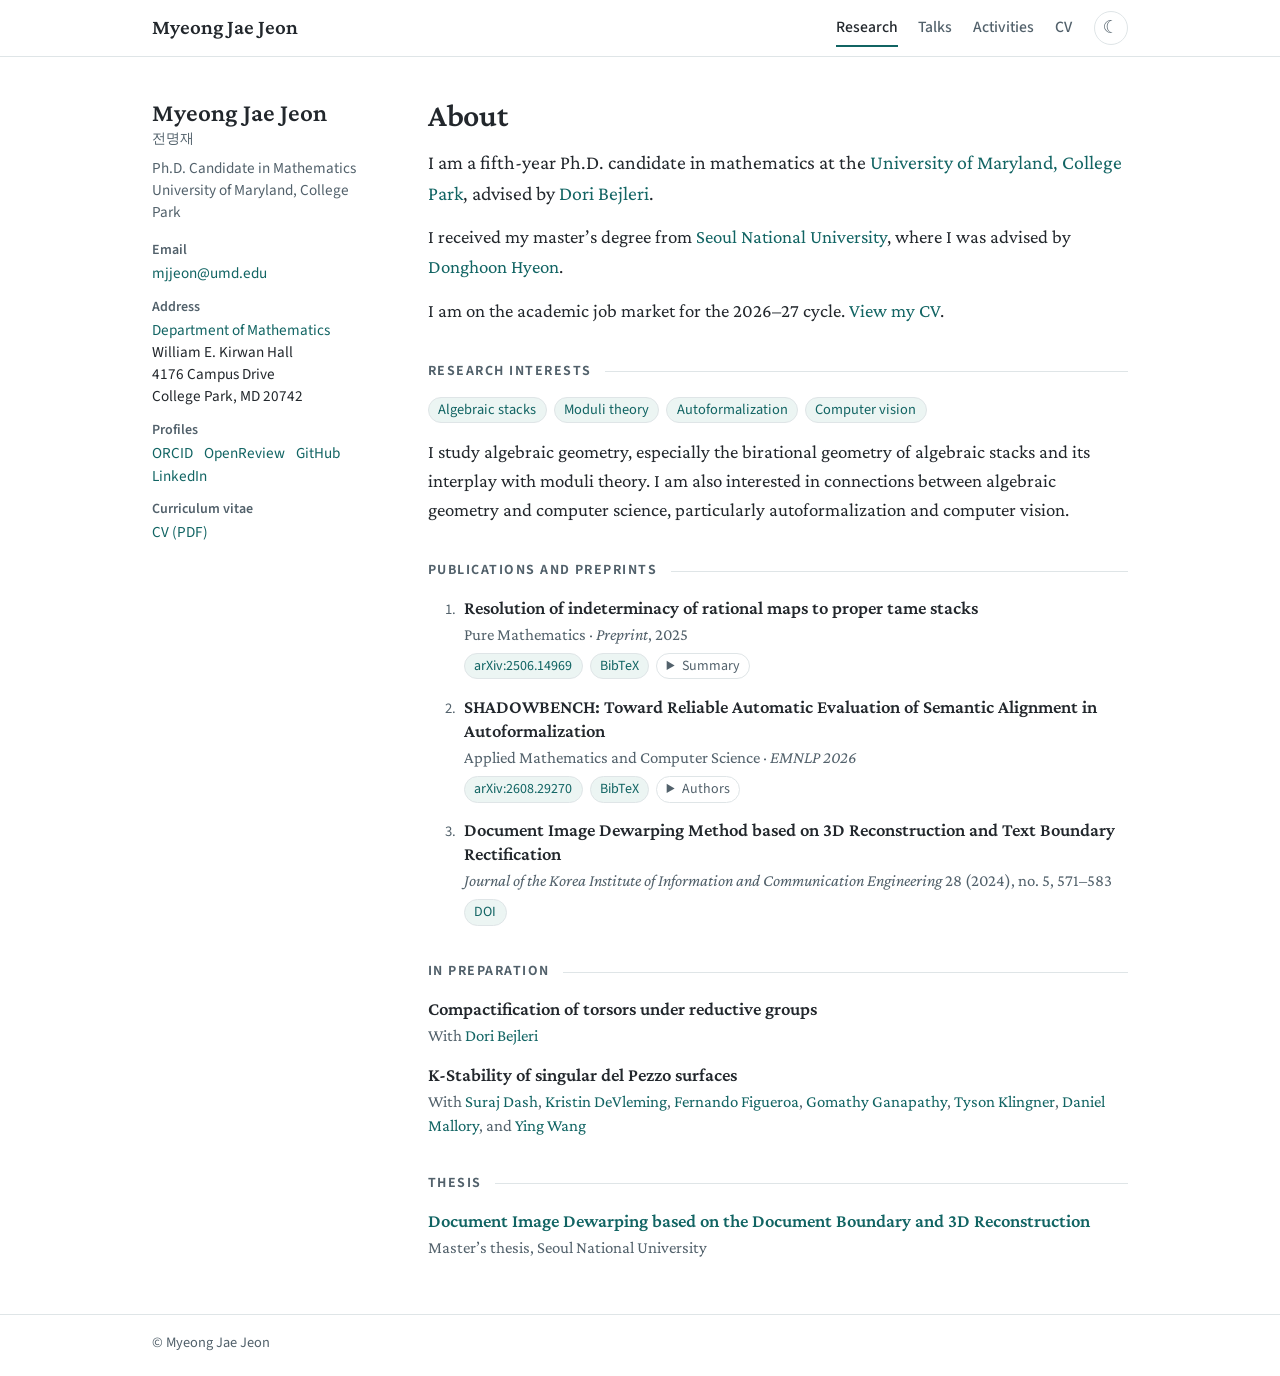
<file: index.html>
<!doctype html>
<html lang="en">
<head>
  <meta charset="utf-8">
  <meta name="viewport" content="width=device-width, initial-scale=1">
  <meta name="description" content="Myeong Jae Jeon is a Ph.D. candidate in mathematics at the University of Maryland, working in algebraic geometry and moduli theory.">
  <title>Myeong Jae Jeon</title>
  <link rel="canonical" href="https://myeongjae-jeon.github.io/">
  <script src="theme.js"></script>
  <link rel="preconnect" href="https://fonts.googleapis.com">
  <link rel="preconnect" href="https://fonts.gstatic.com" crossorigin>
  <link href="https://fonts.googleapis.com/css2?family=Crimson+Pro:ital,wght@0,400;0,600;1,400&amp;family=Source+Sans+3:wght@400;500;600;650&amp;display=swap" rel="stylesheet">
  <link rel="stylesheet" href="style.css">
</head>
<body>
  <a class="skip-link" href="#content">Skip to content</a>
  <header class="site-header">
    <div class="wrap">
      <a class="brand" href="index.html">Myeong Jae Jeon</a>
      <nav aria-label="Main navigation">
        <ul class="nav-list">
          <li><a href="index.html" aria-current="page">Research</a></li>
          <li><a href="talks.html">Talks</a></li>
          <li><a href="activities.html">Activities</a></li>
          <li><a href="cv.pdf">CV</a></li>
        </ul>
      </nav>
      <button class="theme-toggle" type="button" aria-label="Dark mode" aria-pressed="false" title="Toggle dark mode" hidden>
        <span class="theme-moon" aria-hidden="true">☾</span>
        <span class="theme-sun" aria-hidden="true">☀︎</span>
      </button>
    </div>
  </header>

  <div class="wrap layout">
    <aside class="profile" aria-label="Profile and contact">
      <p class="profile-name">Myeong Jae Jeon</p>
      <p class="native-name" lang="ko">전명재</p>
      <p class="profile-role">Ph.D. Candidate in Mathematics<br>University of Maryland, College Park</p>

      <dl class="contact-details">
        <div>
          <dt>Email</dt>
          <dd><a href="mailto:mjjeon@umd.edu">mjjeon@umd.edu</a></dd>
        </div>
        <div class="contact-address">
          <dt>Address</dt>
          <dd>
            <address>
              <a href="https://www-math.umd.edu/">Department of Mathematics</a><br>
              William E. Kirwan Hall<br>
              4176 Campus Drive<br>
              College Park, MD 20742
            </address>
          </dd>
        </div>
        <div>
          <dt>Profiles</dt>
          <dd class="profile-links">
            <a href="https://orcid.org/0009-0002-7935-8920">ORCID</a>
            <a href="https://openreview.net/profile?id=%7EMyeong_Jae_Jeon1">OpenReview</a>
            <a href="https://github.com/MyeongJae-Jeon">GitHub</a>
            <a href="https://www.linkedin.com/in/myeong-jae-jeon-14aa62318">LinkedIn</a>
          </dd>
        </div>
        <div>
          <dt>Curriculum vitae</dt>
          <dd><a href="cv.pdf">CV (PDF)</a></dd>
        </div>
      </dl>
    </aside>

    <main id="content" tabindex="-1">
      <header>
        <h1>About</h1>
        <p class="lede">I am a fifth-year Ph.D. candidate in mathematics at the <a href="https://www-math.umd.edu/">University of Maryland, College Park</a>, advised by <a href="https://math.umd.edu/~dbejleri/">Dori Bejleri</a>.</p>
        <p>I received my master’s degree from <a href="https://www.math.snu.ac.kr/">Seoul National University</a>, where I was advised by <a href="https://www.math.snu.ac.kr/~hyeon/">Donghoon Hyeon</a>.</p>
        <p class="market">I am on the academic job market for the 2026–27 cycle. <a href="cv.pdf">View my CV</a>.</p>
      </header>

      <section aria-labelledby="research">
        <h2 id="research">Research interests</h2>
        <ul class="research-topics" aria-label="Research areas">
          <li>Algebraic stacks</li>
          <li>Moduli theory</li>
          <li>Autoformalization</li>
          <li>Computer vision</li>
        </ul>
        <p>I study algebraic geometry, especially the birational geometry of algebraic stacks and its interplay with moduli theory. I am also interested in connections between algebraic geometry and computer science, particularly autoformalization and computer vision.</p>
      </section>

      <section aria-labelledby="papers">
        <h2 id="papers">Publications and preprints</h2>

        <ol class="entries publications">
          <li class="entry">
            <h3 class="entry-title">Resolution of indeterminacy of rational maps to proper tame stacks</h3>
            <p class="meta">Pure Mathematics · <em>Preprint</em>, 2025</p>
            <div class="entry-actions">
              <a href="https://arxiv.org/abs/2506.14969">arXiv:2506.14969</a>
              <a href="https://arxiv.org/bibtex/2506.14969">BibTeX</a>
              <details>
                <summary>Summary</summary>
                <p>We resolve the indeterminacy of rational maps from regular surfaces to tame stacks over excellent bases. In characteristic zero, we treat regular source schemes of arbitrary dimension and prove a purity lemma for tame stacks.</p>
              </details>
            </div>
          </li>
          <li class="entry">
            <h3 class="entry-title">SHADOWBENCH: Toward Reliable Automatic Evaluation of Semantic Alignment in Autoformalization</h3>
            <p class="meta">Applied Mathematics and Computer Science · <em>EMNLP 2026</em></p>
            <div class="entry-actions">
              <a href="https://arxiv.org/abs/2608.29270">arXiv:2608.29270</a>
              <a href="https://arxiv.org/bibtex/2608.29270">BibTeX</a>
              <details>
                <summary>Authors</summary>
                <p><a href="https://www.linkedin.com/in/hojae-han">Hojae Han</a>, <a href="https://artemisdicotiar.github.io/">Jongyoon Kim</a>, <a href="https://github.com/Sanghyeok0">Sanghyeok Park</a>, Dongwook Cheon, <a href="https://yechanp.github.io/site/">Yeachan Park</a>, Myeong Jae Jeon, Sunjong Choe, <a href="https://soonhokong.github.io/">Soonho Kong</a>, Wonseok Hur, <a href="https://seungwonh.github.io/">Seung-won Hwang</a>, and <a href="https://www.math.snu.ac.kr/~hyeon/">Donghoon Hyeon</a>.</p>
              </details>
            </div>
          </li>
          <li class="entry">
            <h3 class="entry-title">Document Image Dewarping Method based on 3D Reconstruction and Text Boundary Rectification</h3>
            <p class="meta"><em>Journal of the Korea Institute of Information and Communication Engineering</em> 28 (2024), no. 5, 571–583</p>
            <div class="entry-actions">
              <a href="https://doi.org/10.6109/jkiice.2024.28.5.571">DOI</a>
            </div>
          </li>
        </ol>
      </section>

      <section aria-labelledby="in-preparation">
        <h2 id="in-preparation">In preparation</h2>
        <ul class="entries">
          <li class="entry">
            <h3 class="entry-title">Compactification of torsors under reductive groups</h3>
            <p class="meta">With <a href="https://math.umd.edu/~dbejleri/">Dori Bejleri</a></p>
          </li>
          <li class="entry">
            <h3 class="entry-title">K-Stability of singular del Pezzo surfaces</h3>
            <p class="meta">With <a href="https://surajdash-math.github.io/">Suraj Dash</a>, <a href="https://sites.google.com/ucsd.edu/kedevleming/home">Kristin DeVleming</a>, <a href="https://sites.google.com/view/fernandofigueroa">Fernando Figueroa</a>, <a href="https://sites.google.com/bc.edu/gomathy">Gomathy Ganapathy</a>, <a href="https://tysonklingner.github.io/">Tyson Klingner</a>, <a href="https://sites.google.com/view/danielmallory/">Daniel Mallory</a>, and <a href="https://ywangx.github.io/home/">Ying Wang</a></p>
          </li>
        </ul>
      </section>

      <section aria-labelledby="thesis">
        <h2 id="thesis">Thesis</h2>
        <ul class="entries">
          <li class="entry">
            <h3 class="entry-title"><a href="https://s-space.snu.ac.kr/handle/10371/188571">Document Image Dewarping based on the Document Boundary and 3D Reconstruction</a></h3>
            <p class="meta">Master’s thesis, Seoul National University</p>
          </li>
        </ul>
      </section>
    </main>
  </div>

  <footer class="site-footer">
    <div class="wrap">© Myeong Jae Jeon</div>
  </footer>
</body>
</html>
</file>
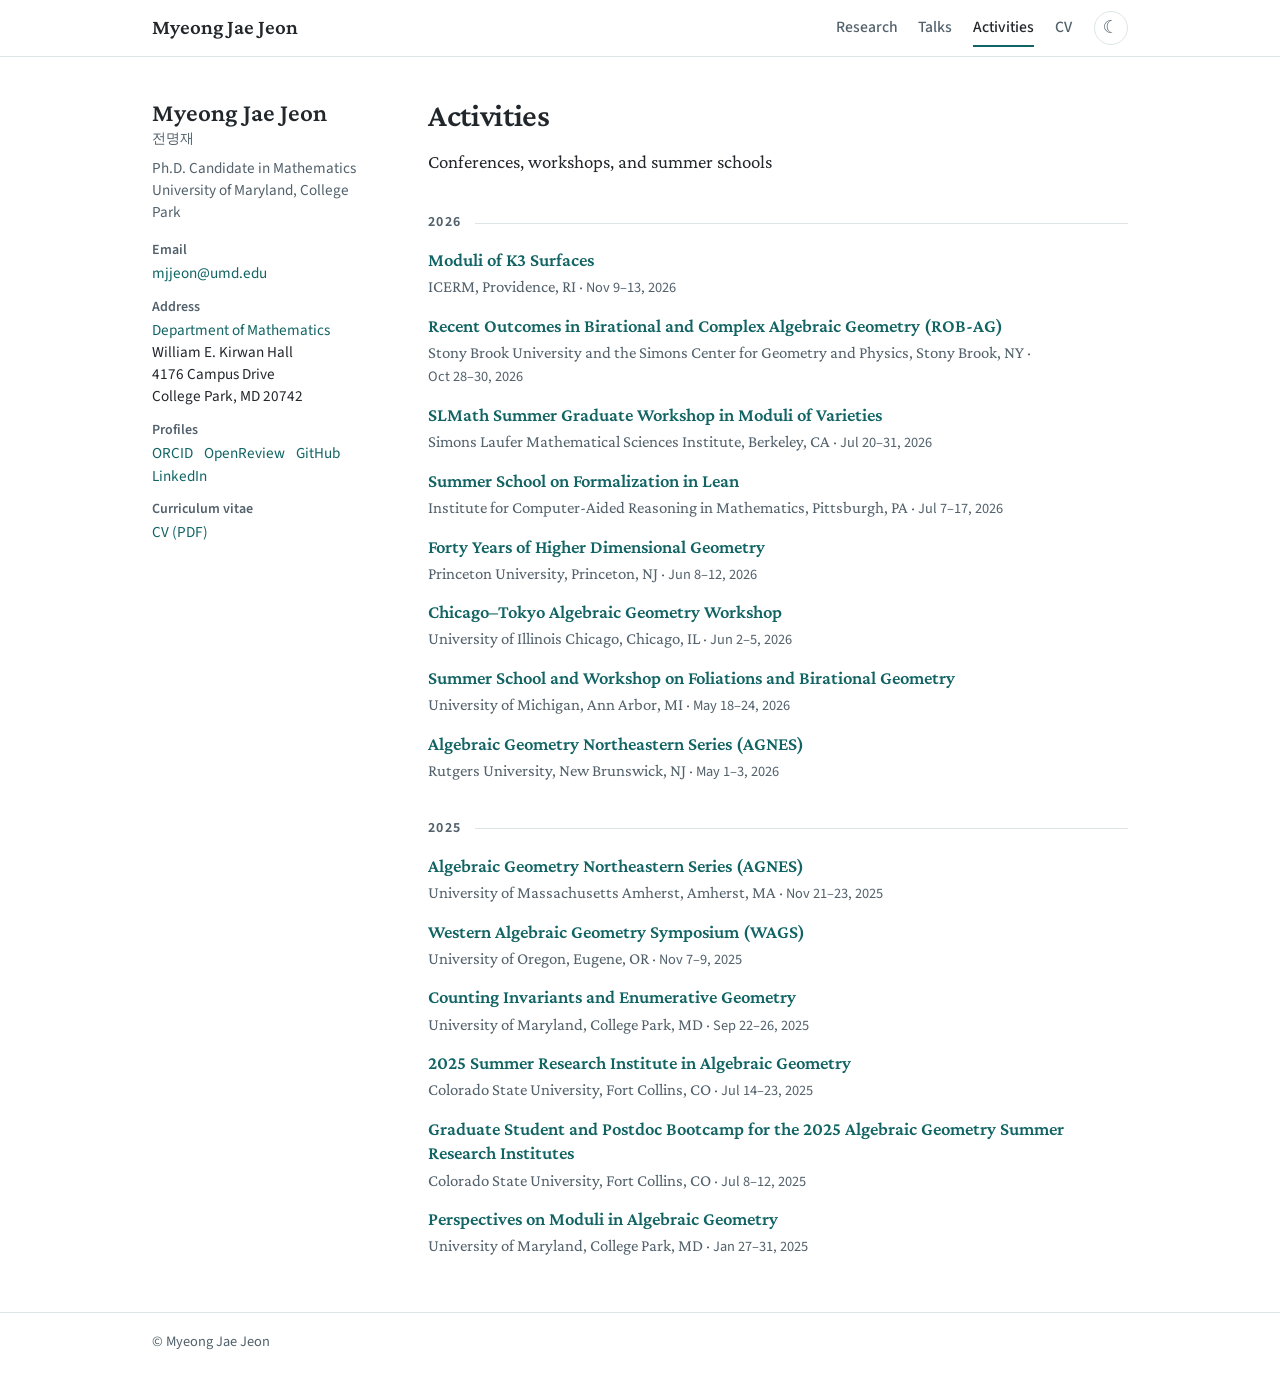
<file: activities.html>
<!doctype html>
<html lang="en">
<head>
  <meta charset="utf-8">
  <meta name="viewport" content="width=device-width, initial-scale=1">
  <meta name="description" content="Conferences, workshops, and summer schools attended by Myeong Jae Jeon.">
  <title>Activities | Myeong Jae Jeon</title>
  <link rel="canonical" href="https://myeongjae-jeon.github.io/activities.html">
  <script src="theme.js"></script>
  <link rel="preconnect" href="https://fonts.googleapis.com">
  <link rel="preconnect" href="https://fonts.gstatic.com" crossorigin>
  <link href="https://fonts.googleapis.com/css2?family=Crimson+Pro:ital,wght@0,400;0,600;1,400&amp;family=Source+Sans+3:wght@400;500;600;650&amp;display=swap" rel="stylesheet">
  <link rel="stylesheet" href="style.css">
</head>
<body>
  <a class="skip-link" href="#content">Skip to content</a>
  <header class="site-header">
    <div class="wrap">
      <a class="brand" href="index.html">Myeong Jae Jeon</a>
      <nav aria-label="Main navigation">
        <ul class="nav-list">
          <li><a href="index.html">Research</a></li>
          <li><a href="talks.html">Talks</a></li>
          <li><a href="activities.html" aria-current="page">Activities</a></li>
          <li><a href="cv.pdf">CV</a></li>
        </ul>
      </nav>
      <button class="theme-toggle" type="button" aria-label="Dark mode" aria-pressed="false" title="Toggle dark mode" hidden>
        <span class="theme-moon" aria-hidden="true">☾</span>
        <span class="theme-sun" aria-hidden="true">☀︎</span>
      </button>
    </div>
  </header>

  <div class="wrap layout">
    <aside class="profile" aria-label="Profile and contact">
      <p class="profile-name">Myeong Jae Jeon</p>
      <p class="native-name" lang="ko">전명재</p>
      <p class="profile-role">Ph.D. Candidate in Mathematics<br>University of Maryland, College Park</p>

      <dl class="contact-details">
        <div>
          <dt>Email</dt>
          <dd><a href="mailto:mjjeon@umd.edu">mjjeon@umd.edu</a></dd>
        </div>
        <div class="contact-address">
          <dt>Address</dt>
          <dd>
            <address>
              <a href="https://www-math.umd.edu/">Department of Mathematics</a><br>
              William E. Kirwan Hall<br>
              4176 Campus Drive<br>
              College Park, MD 20742
            </address>
          </dd>
        </div>
        <div>
          <dt>Profiles</dt>
          <dd class="profile-links">
            <a href="https://orcid.org/0009-0002-7935-8920">ORCID</a>
            <a href="https://openreview.net/profile?id=%7EMyeong_Jae_Jeon1">OpenReview</a>
            <a href="https://github.com/MyeongJae-Jeon">GitHub</a>
            <a href="https://www.linkedin.com/in/myeong-jae-jeon-14aa62318">LinkedIn</a>
          </dd>
        </div>
        <div>
          <dt>Curriculum vitae</dt>
          <dd><a href="cv.pdf">CV (PDF)</a></dd>
        </div>
      </dl>
    </aside>

    <main id="content" tabindex="-1">
      <header>
        <h1>Activities</h1>
        <p>Conferences, workshops, and summer schools</p>
      </header>

      <section aria-labelledby="events-2026">
        <h2 id="events-2026">2026</h2>
        <ul class="entries">
          <li class="entry">
            <h3 class="entry-title"><a href="https://icerm.brown.edu/program/semester_program_workshop/sp-f26-w3">Moduli of K3 Surfaces</a></h3>
            <p class="meta">ICERM, Providence, RI · <span class="date">Nov 9–13, 2026</span></p>
          </li>
          <li class="entry">
            <h3 class="entry-title"><a href="https://nathanchenmath.github.io/ROB-AG">Recent Outcomes in Birational and Complex Algebraic Geometry (ROB-AG)</a></h3>
            <p class="meta">Stony Brook University and the Simons Center for Geometry and Physics, Stony Brook, NY · <span class="date">Oct 28–30, 2026</span></p>
          </li>
          <li class="entry">
            <h3 class="entry-title"><a href="https://www.slmath.org/summer-schools/1135#overview_summer_graduate_school">SLMath Summer Graduate Workshop in Moduli of Varieties</a></h3>
            <p class="meta">Simons Laufer Mathematical Sciences Institute, Berkeley, CA · <span class="date">Jul 20–31, 2026</span></p>
          </li>
          <li class="entry">
            <h3 class="entry-title"><a href="https://icarm.io/project/summer_school_formalization/">Summer School on Formalization in Lean</a></h3>
            <p class="meta">Institute for Computer-Aided Reasoning in Mathematics, Pittsburgh, PA · <span class="date">Jul 7–17, 2026</span></p>
          </li>
          <li class="entry">
            <h3 class="entry-title"><a href="https://sites.google.com/view/princetonhdg2026/">Forty Years of Higher Dimensional Geometry</a></h3>
            <p class="meta">Princeton University, Princeton, NJ · <span class="date">Jun 8–12, 2026</span></p>
          </li>
          <li class="entry">
            <h3 class="entry-title"><a href="https://sites.google.com/view/ctagw/home">Chicago–Tokyo Algebraic Geometry Workshop</a></h3>
            <p class="meta">University of Illinois Chicago, Chicago, IL · <span class="date">Jun 2–5, 2026</span></p>
          </li>
          <li class="entry">
            <h3 class="entry-title"><a href="https://simonsmoduli.com/events/ann-arbor/">Summer School and Workshop on Foliations and Birational Geometry</a></h3>
            <p class="meta">University of Michigan, Ann Arbor, MI · <span class="date">May 18–24, 2026</span></p>
          </li>
          <li class="entry">
            <h3 class="entry-title"><a href="https://sites.google.com/site/agneshomepage/rutgers-2026">Algebraic Geometry Northeastern Series (AGNES)</a></h3>
            <p class="meta">Rutgers University, New Brunswick, NJ · <span class="date">May 1–3, 2026</span></p>
          </li>
        </ul>
      </section>

      <section aria-labelledby="events-2025">
        <h2 id="events-2025">2025</h2>
        <ul class="entries">
          <li class="entry">
            <h3 class="entry-title"><a href="https://sites.google.com/site/agneshomepage/amherst-2025">Algebraic Geometry Northeastern Series (AGNES)</a></h3>
            <p class="meta">University of Massachusetts Amherst, Amherst, MA · <span class="date">Nov 21–23, 2025</span></p>
          </li>
          <li class="entry">
            <h3 class="entry-title"><a href="https://sites.google.com/a/wagsymposium.org/current/oregon-fall-2025">Western Algebraic Geometry Symposium (WAGS)</a></h3>
            <p class="meta">University of Oregon, Eugene, OR · <span class="date">Nov 7–9, 2025</span></p>
          </li>
          <li class="entry">
            <h3 class="entry-title"><a href="https://brinmrc.umd.edu/fall25-workshop-cieg-html/">Counting Invariants and Enumerative Geometry</a></h3>
            <p class="meta">University of Maryland, College Park, MD · <span class="date">Sep 22–26, 2025</span></p>
          </li>
          <li class="entry">
            <h3 class="entry-title"><a href="https://sites.google.com/view/2025summerinstitute/home">2025 Summer Research Institute in Algebraic Geometry</a></h3>
            <p class="meta">Colorado State University, Fort Collins, CO · <span class="date">Jul 14–23, 2025</span></p>
          </li>
          <li class="entry">
            <h3 class="entry-title"><a href="https://sites.google.com/view/agbootcamp2025">Graduate Student and Postdoc Bootcamp for the 2025 Algebraic Geometry Summer Research Institutes</a></h3>
            <p class="meta">Colorado State University, Fort Collins, CO · <span class="date">Jul 8–12, 2025</span></p>
          </li>
          <li class="entry">
            <h3 class="entry-title"><a href="https://brinmrc.umd.edu/spring25-pmag/">Perspectives on Moduli in Algebraic Geometry</a></h3>
            <p class="meta">University of Maryland, College Park, MD · <span class="date">Jan 27–31, 2025</span></p>
          </li>
        </ul>
      </section>
    </main>
  </div>

  <footer class="site-footer">
    <div class="wrap">© Myeong Jae Jeon</div>
  </footer>
</body>
</html>
</file>
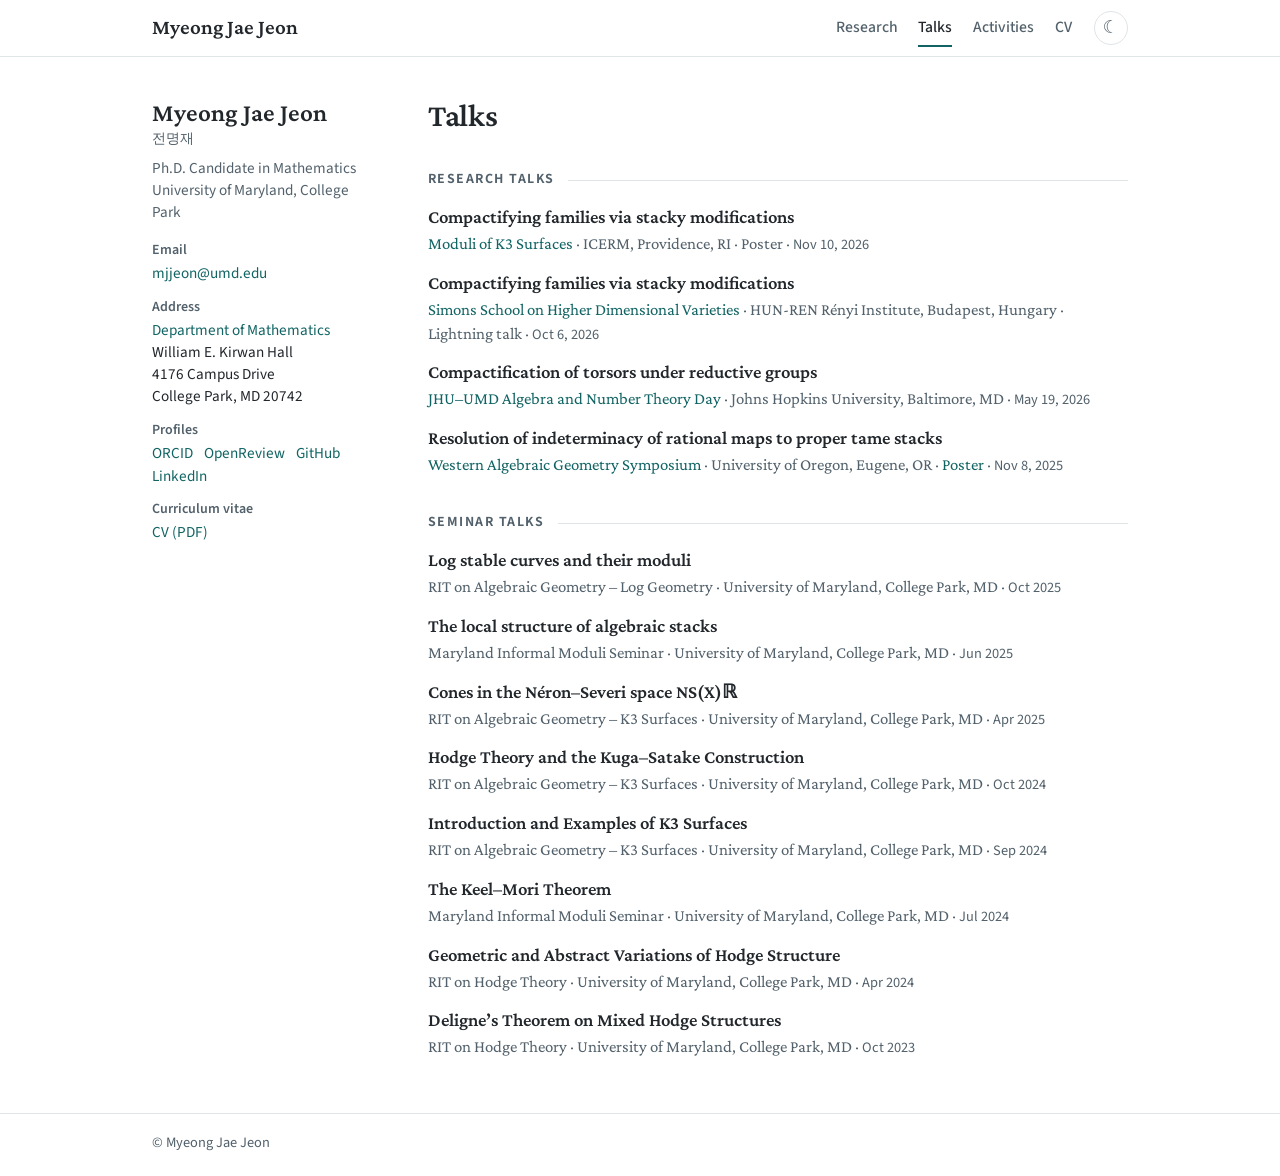
<file: talks.html>
<!doctype html>
<html lang="en">
<head>
  <meta charset="utf-8">
  <meta name="viewport" content="width=device-width, initial-scale=1">
  <meta name="description" content="Research and seminar talks by Myeong Jae Jeon.">
  <title>Talks | Myeong Jae Jeon</title>
  <link rel="canonical" href="https://myeongjae-jeon.github.io/talks.html">
  <script src="theme.js"></script>
  <link rel="preconnect" href="https://fonts.googleapis.com">
  <link rel="preconnect" href="https://fonts.gstatic.com" crossorigin>
  <link href="https://fonts.googleapis.com/css2?family=Crimson+Pro:ital,wght@0,400;0,600;1,400&amp;family=Source+Sans+3:wght@400;500;600;650&amp;display=swap" rel="stylesheet">
  <link rel="stylesheet" href="style.css">
</head>
<body>
  <a class="skip-link" href="#content">Skip to content</a>
  <header class="site-header">
    <div class="wrap">
      <a class="brand" href="index.html">Myeong Jae Jeon</a>
      <nav aria-label="Main navigation">
        <ul class="nav-list">
          <li><a href="index.html">Research</a></li>
          <li><a href="talks.html" aria-current="page">Talks</a></li>
          <li><a href="activities.html">Activities</a></li>
          <li><a href="cv.pdf">CV</a></li>
        </ul>
      </nav>
      <button class="theme-toggle" type="button" aria-label="Dark mode" aria-pressed="false" title="Toggle dark mode" hidden>
        <span class="theme-moon" aria-hidden="true">☾</span>
        <span class="theme-sun" aria-hidden="true">☀︎</span>
      </button>
    </div>
  </header>

  <div class="wrap layout">
    <aside class="profile" aria-label="Profile and contact">
      <p class="profile-name">Myeong Jae Jeon</p>
      <p class="native-name" lang="ko">전명재</p>
      <p class="profile-role">Ph.D. Candidate in Mathematics<br>University of Maryland, College Park</p>

      <dl class="contact-details">
        <div>
          <dt>Email</dt>
          <dd><a href="mailto:mjjeon@umd.edu">mjjeon@umd.edu</a></dd>
        </div>
        <div class="contact-address">
          <dt>Address</dt>
          <dd>
            <address>
              <a href="https://www-math.umd.edu/">Department of Mathematics</a><br>
              William E. Kirwan Hall<br>
              4176 Campus Drive<br>
              College Park, MD 20742
            </address>
          </dd>
        </div>
        <div>
          <dt>Profiles</dt>
          <dd class="profile-links">
            <a href="https://orcid.org/0009-0002-7935-8920">ORCID</a>
            <a href="https://openreview.net/profile?id=%7EMyeong_Jae_Jeon1">OpenReview</a>
            <a href="https://github.com/MyeongJae-Jeon">GitHub</a>
            <a href="https://www.linkedin.com/in/myeong-jae-jeon-14aa62318">LinkedIn</a>
          </dd>
        </div>
        <div>
          <dt>Curriculum vitae</dt>
          <dd><a href="cv.pdf">CV (PDF)</a></dd>
        </div>
      </dl>
    </aside>

    <main id="content" tabindex="-1">
      <header>
        <h1>Talks</h1>
      </header>

      <section aria-labelledby="research-talks">
        <h2 id="research-talks">Research talks</h2>
        <ul class="entries">
          <li class="entry">
            <h3 class="entry-title">Compactifying families via stacky modifications</h3>
            <p class="meta"><a href="https://icerm.brown.edu/program/semester_program_workshop/sp-f26-w3">Moduli of K3 Surfaces</a> · ICERM, Providence, RI · Poster · <time class="date" datetime="2026-11-10">Nov 10, 2026</time></p>
          </li>
          <li class="entry">
            <h3 class="entry-title">Compactifying families via stacky modifications</h3>
            <p class="meta"><a href="https://erdoscenter.renyi.hu/events/simons-school-higher-dimensional-varieties">Simons School on Higher Dimensional Varieties</a> · HUN-REN Rényi Institute, Budapest, Hungary · Lightning talk · <time class="date" datetime="2026-10-06">Oct 6, 2026</time></p>
          </li>
          <li class="entry">
            <h3 class="entry-title">Compactification of torsors under reductive groups</h3>
            <p class="meta"><a href="https://sites.krieger.jhu.edu/antd/past-speakers/">JHU–UMD Algebra and Number Theory Day</a> · Johns Hopkins University, Baltimore, MD · <time class="date" datetime="2026-05-19">May 19, 2026</time></p>
          </li>
          <li class="entry">
            <h3 class="entry-title">Resolution of indeterminacy of rational maps to proper tame stacks</h3>
            <p class="meta"><a href="https://sites.google.com/a/wagsymposium.org/current/oregon-fall-2025">Western Algebraic Geometry Symposium</a> · University of Oregon, Eugene, OR · <a href="https://drive.google.com/file/d/1rUpxzT4pu6bOr02IAIRdswBC2aKT-QS8/view?usp=sharing">Poster</a> · <time class="date" datetime="2025-11-08">Nov 8, 2025</time></p>
          </li>
        </ul>
      </section>

      <section aria-labelledby="seminar-talks">
        <h2 id="seminar-talks">Seminar talks</h2>
        <ul class="entries">
          <li class="entry">
            <h3 class="entry-title">Log stable curves and their moduli</h3>
            <p class="meta">RIT on Algebraic Geometry – Log Geometry · University of Maryland, College Park, MD · <time class="date" datetime="2025-10">Oct 2025</time></p>
          </li>
          <li class="entry">
            <h3 class="entry-title">The local structure of algebraic stacks</h3>
            <p class="meta">Maryland Informal Moduli Seminar · University of Maryland, College Park, MD · <time class="date" datetime="2025-06">Jun 2025</time></p>
          </li>
          <li class="entry">
            <h3 class="entry-title">Cones in the Néron–Severi space NS(X)ℝ</h3>
            <p class="meta">RIT on Algebraic Geometry – K3 Surfaces · University of Maryland, College Park, MD · <time class="date" datetime="2025-04">Apr 2025</time></p>
          </li>
          <li class="entry">
            <h3 class="entry-title">Hodge Theory and the Kuga–Satake Construction</h3>
            <p class="meta">RIT on Algebraic Geometry – K3 Surfaces · University of Maryland, College Park, MD · <time class="date" datetime="2024-10">Oct 2024</time></p>
          </li>
          <li class="entry">
            <h3 class="entry-title">Introduction and Examples of K3 Surfaces</h3>
            <p class="meta">RIT on Algebraic Geometry – K3 Surfaces · University of Maryland, College Park, MD · <time class="date" datetime="2024-09">Sep 2024</time></p>
          </li>
          <li class="entry">
            <h3 class="entry-title">The Keel–Mori Theorem</h3>
            <p class="meta">Maryland Informal Moduli Seminar · University of Maryland, College Park, MD · <time class="date" datetime="2024-07">Jul 2024</time></p>
          </li>
          <li class="entry">
            <h3 class="entry-title">Geometric and Abstract Variations of Hodge Structure</h3>
            <p class="meta">RIT on Hodge Theory · University of Maryland, College Park, MD · <time class="date" datetime="2024-04">Apr 2024</time></p>
          </li>
          <li class="entry">
            <h3 class="entry-title">Deligne’s Theorem on Mixed Hodge Structures</h3>
            <p class="meta">RIT on Hodge Theory · University of Maryland, College Park, MD · <time class="date" datetime="2023-10">Oct 2023</time></p>
          </li>
        </ul>
      </section>
    </main>
  </div>

  <footer class="site-footer">
    <div class="wrap">© Myeong Jae Jeon</div>
  </footer>
</body>
</html>
</file>
<file: style.css>
:root {
  color-scheme: light;
  --paper: #fff;
  --ink: #22272c;
  --muted: #52616b;
  --accent: #116463;
  --rule: #dfe5e7;
  --wash: #ecf5f3;
  --serif: "Crimson Pro", "Iowan Old Style", Palatino, Georgia, serif;
  --sans: "Source Sans 3", system-ui, -apple-system, sans-serif;
}

:root[data-theme="dark"] {
  color-scheme: dark;
  --paper: #15191c;
  --ink: #e5ebee;
  --muted: #a2b0b9;
  --accent: #8bd6cd;
  --rule: #344047;
  --wash: #203230;
}

* { box-sizing: border-box; }

body {
  margin: 0;
  background: var(--paper);
  color: var(--ink);
  font: 1.18rem/1.55 var(--serif);
}

a {
  color: var(--accent);
  text-decoration: none;
  text-underline-offset: .15em;
  overflow-wrap: anywhere;
}

a:hover { text-decoration: underline; }

:focus-visible {
  outline: 2px solid var(--accent);
  outline-offset: 3px;
  border-radius: 2px;
}

.wrap {
  width: min(calc(100% - 2 * clamp(1rem, 4vw, 2.5rem)), 61rem);
  margin-inline: auto;
}

.skip-link {
  position: absolute;
  z-index: 1;
  top: .5rem;
  left: .5rem;
  padding: .4rem .75rem;
  background: var(--paper);
  border: 1px solid var(--rule);
  font-family: var(--sans);
  transform: translateY(-150%);
}

.skip-link:focus { transform: translateY(0); }

.site-header { border-bottom: 1px solid var(--rule); }

.site-header .wrap {
  min-height: 3.5rem;
  display: grid;
  grid-template-columns: 1fr auto auto;
  align-items: center;
  gap: .3rem 1.35rem;
  padding-block: .4rem;
}

.brand {
  color: var(--ink);
  font: 600 1.32rem/1.2 var(--serif);
}

.brand:hover { text-decoration: none; }

.nav-list, .entries, .research-topics {
  margin: 0;
  padding: 0;
  list-style: none;
}

.nav-list {
  display: flex;
  flex-wrap: wrap;
  gap: .2rem 1.3rem;
  font-family: var(--sans);
}

.nav-list a {
  display: block;
  padding: .35rem 0;
  border-bottom: 2px solid transparent;
  color: var(--muted);
  font-size: .98rem;
  font-weight: 500;
}

.nav-list a:hover, .nav-list a[aria-current="page"] {
  color: var(--ink);
  text-decoration: none;
}

.nav-list a[aria-current="page"] { border-bottom-color: var(--accent); }

.theme-toggle {
  inline-size: 2.15rem;
  block-size: 2.15rem;
  padding: 0;
  border: 1px solid var(--rule);
  border-radius: 50%;
  background: var(--paper);
  color: var(--muted);
  font: 1.12rem/1 var(--sans);
  cursor: pointer;
}

.theme-toggle:not([hidden]) {
  display: inline-grid;
  place-items: center;
}

.theme-toggle:hover {
  border-color: var(--accent);
  color: var(--accent);
}

.theme-toggle[aria-pressed="true"] .theme-moon,
.theme-toggle[aria-pressed="false"] .theme-sun { display: none; }

.layout {
  display: grid;
  grid-template-columns: minmax(11.75rem, 14rem) minmax(0, 1fr);
  align-items: start;
  gap: clamp(1.75rem, 4.6vw, 3.25rem);
  padding-block: 2.55rem 3.4rem;
}

.profile {
  position: sticky;
  top: 1.5rem;
  font: .95rem/1.45 var(--sans);
  color: var(--muted);
}

.profile-name {
  margin: 0 0 .15rem;
  color: var(--ink);
  font: 600 1.58rem/1.12 var(--serif);
}

.native-name {
  margin: 0 0 .45rem;
  font-size: .9rem;
}

.profile-role { margin: 0; }

.contact-details {
  display: grid;
  gap: .8rem;
  margin: 1.1rem 0 0;
}

.contact-details dt {
  margin-bottom: .1rem;
  font-size: .875rem;
  font-weight: 600;
}

.contact-details dd {
  margin: 0;
  color: var(--ink);
}

.contact-details address { font-style: normal; }

.profile-links {
  display: flex;
  flex-wrap: wrap;
  gap: .05rem .7rem;
}

main { min-width: 0; }

h1 {
  margin: 0 0 .85rem;
  font: 600 2rem/1.12 var(--serif);
  letter-spacing: -.01em;
}

h2 {
  display: flex;
  align-items: center;
  gap: .85rem;
  margin: 0 0 .95rem;
  color: var(--muted);
  font: 650 .875rem/1.4 var(--sans);
  letter-spacing: .105em;
  text-transform: uppercase;
}

h2::after {
  content: "";
  flex: 1 1 1rem;
  height: 1px;
  background: var(--rule);
}

main p { margin: 0 0 .85rem; }
main p:last-child { margin-bottom: 0; }

main > section + section, main > header + section { margin-top: 2.3rem; }

main > header p, main > section > p { max-width: 68ch; }

.lede { font-size: 1.24rem; }

.market { margin-top: .95rem; }

.research-topics {
  display: flex;
  flex-wrap: wrap;
  gap: .35rem .45rem;
  margin-bottom: .85rem;
  font: .9rem/1.4 var(--sans);
}

.research-topics li, .entry-actions > a, .entry-actions summary {
  padding: .13rem .58rem;
  border: 1px solid var(--rule);
  border-radius: 1rem;
}

.research-topics li, .entry-actions > a {
  background: var(--wash);
  color: var(--accent);
}

.entries { display: grid; gap: .95rem; }

.publications {
  padding-inline-start: 1.95rem;
  list-style: decimal;
}

.publications .entry { padding-inline-start: .3rem; }

.publications .entry::marker {
  color: var(--muted);
  font: .92rem var(--sans);
}

.entry-title {
  margin: 0;
  font: 600 1.16rem/1.32 var(--serif);
}

.entry .meta {
  margin: .16rem 0 0;
  color: var(--muted);
  font-size: 1.05rem;
  line-height: 1.4;
}

.entry .date {
  white-space: nowrap;
  font: .9rem var(--sans);
  font-variant-numeric: tabular-nums;
}

.entry-actions {
  display: flex;
  flex-wrap: wrap;
  align-items: start;
  gap: .3rem .45rem;
  margin-top: .4rem;
  font: .875rem/1.45 var(--sans);
}

.entry-actions > a:hover, .entry-actions summary:hover {
  border-color: var(--accent);
  text-decoration: none;
}

.entry-actions details {
  max-width: 100%;
  min-width: 0;
}

.entry-actions details[open] { flex-basis: 100%; }

.entry-actions summary {
  width: fit-content;
  color: var(--muted);
  cursor: pointer;
}

.entry-actions details p {
  margin: .55rem 0 .1rem;
  padding-inline-start: .7rem;
  border-inline-start: 2px solid var(--rule);
  font: 1.05rem/1.45 var(--serif);
}

.site-footer {
  border-top: 1px solid var(--rule);
  padding-block: 1.1rem 1.45rem;
  color: var(--muted);
  font: .9rem var(--sans);
}

@media (max-width: 760px) {
  .site-header .wrap { grid-template-columns: minmax(0, 1fr) auto; }
  .site-header nav { grid-column: 1 / -1; grid-row: 2; }
  .site-header .theme-toggle { grid-column: 2; grid-row: 1; }

  .layout {
    grid-template-columns: minmax(0, 1fr);
    gap: 2rem;
    padding-block: 1.55rem 2.4rem;
  }

  .profile {
    position: static;
    padding-bottom: 1.1rem;
    border-bottom: 1px solid var(--rule);
  }

  .contact-details {
    grid-template-columns: repeat(2, minmax(0, 1fr));
    gap: .6rem 1rem;
    margin-top: .8rem;
  }

  .contact-address { grid-row: span 2; }
  body { font-size: 1.12rem; }
  h1 { font-size: 1.9rem; }
  .lede { font-size: 1.16rem; }
}

@media (max-width: 360px) {
  .contact-details { grid-template-columns: minmax(0, 1fr); }
  .contact-address { grid-row: auto; }
  .nav-list { column-gap: .95rem; }
}
</file>
